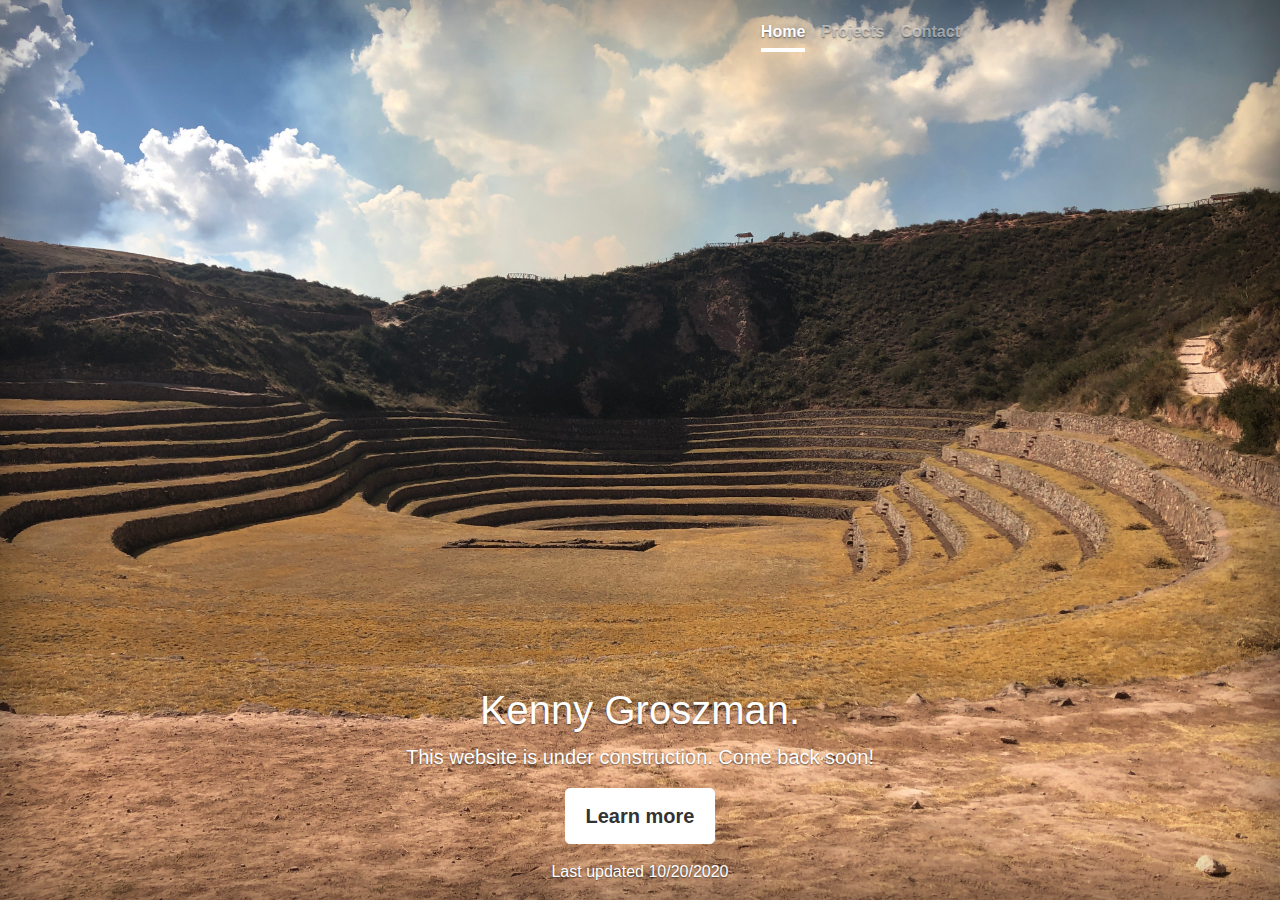
<file: index.html>
<!doctype html>
<html lang="en">

<head>
  <meta charset="utf-8">
  <meta name="viewport" content="width=device-width, initial-scale=1, shrink-to-fit=no">
  <meta name="description" content="">
  <meta name="author" content="Kenny Groszman">
  <meta name="generator" content="Jekyll v4.0.1">
  <title>Kenny Groszman - Home</title>

  <!-- Bootstrap core CSS -->
  <link href="https://stackpath.bootstrapcdn.com/bootstrap/4.5.0/css/bootstrap.min.css" rel="stylesheet">

  <style>
    .bd-placeholder-img {
      font-size: 1.125rem;
      text-anchor: middle;
      -webkit-user-select: none;
      -moz-user-select: none;
      -ms-user-select: none;
      user-select: none;
    }

    @media (min-width: 768px) {
      .bd-placeholder-img-lg {
        font-size: 3.5rem;
      }
    }
  </style>
  <!-- Custom styles for this template -->
  <link href="cover.css" rel="stylesheet">
</head>

<body class="text-center">
  <div class="cover-container d-flex w-100 h-100 p-3 mx-auto flex-column">
    <header class="masthead mb-auto">
      <div class="inner">
        <!--<h3 class="masthead-brand">Cover</h3>-->
        <nav class="nav nav-masthead justify-content-center">
          <a class="nav-link active" href="index.html">Home</a>
          <a class="nav-link" href="projects.html">Projects</a>
          <a class="nav-link" href="contact.html">Contact</a>
        </nav>
      </div>
    </header>

    <main role="main" class="inner cover">
      <h1 class="cover-heading">Kenny Groszman.</h1>
      <p class="lead">This website is under construction. Come back soon!</p>
      <p class="lead">
        <a href="https://www.linkedin.com/in/kenny-groszman/" class="btn btn-lg btn-secondary">Learn more</a>
      </p>
    </main>

    <footer>Last updated 10/20/2020</footer>

  </div>
</body>

</html>
</file>
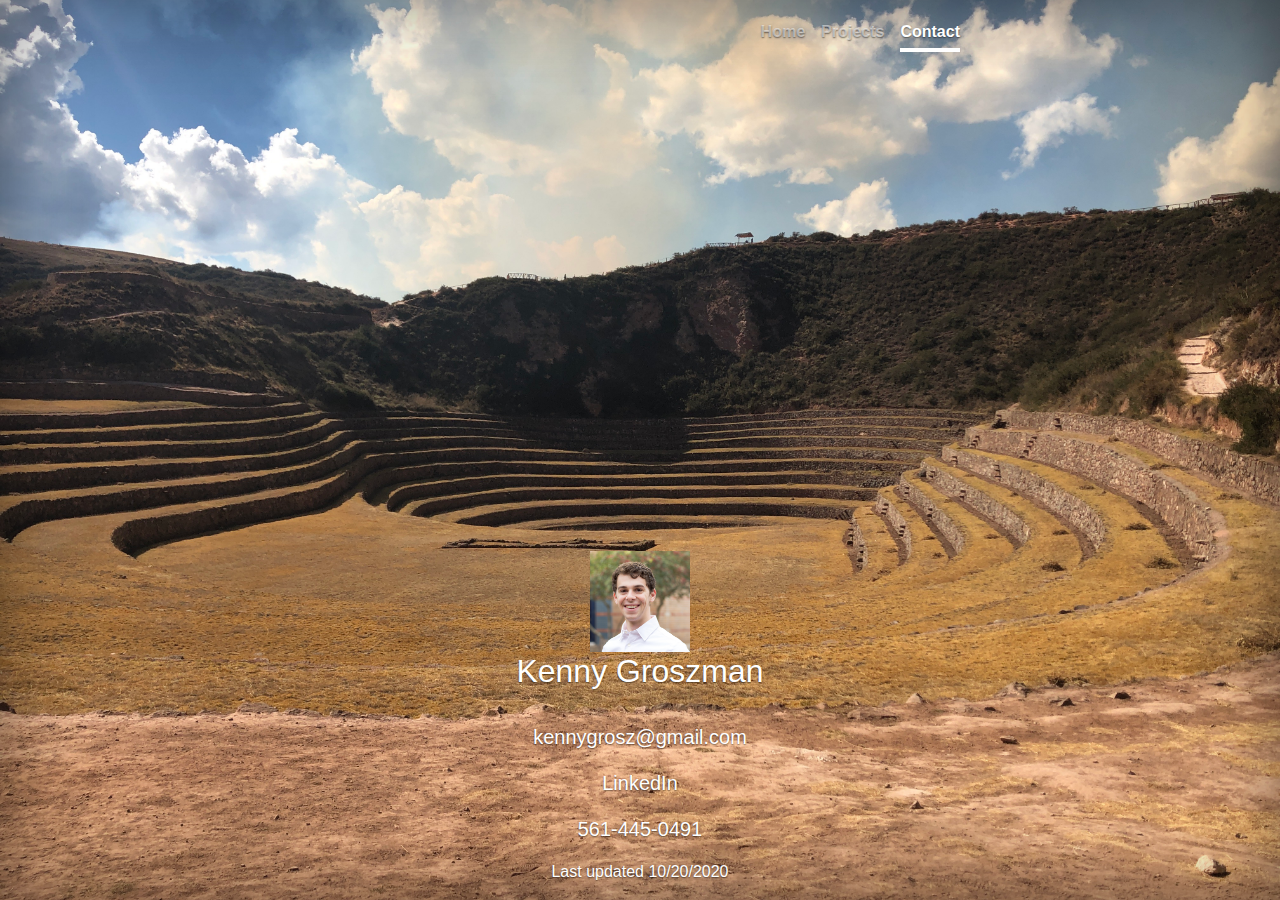
<file: contact.html>
<!doctype html>
<html lang="en">
  <head>
    <meta charset="utf-8">
    <meta name="viewport" content="width=device-width, initial-scale=1, shrink-to-fit=no">
    <meta name="description" content="">
    <meta name="author" content="Kenny Groszman">
    <meta name="generator" content="Jekyll v4.0.1">
    <title>Kenny Groszman - Contact Information</title>

    <!-- Bootstrap core CSS -->
    <link href="https://stackpath.bootstrapcdn.com/bootstrap/4.5.0/css/bootstrap.min.css" rel="stylesheet">

    <style>
      .bd-placeholder-img {
        font-size: 1.125rem;
        text-anchor: middle;
        -webkit-user-select: none;
        -moz-user-select: none;
        -ms-user-select: none;
        user-select: none;
      }

      @media (min-width: 768px) {
        .bd-placeholder-img-lg {
          font-size: 3.5rem;
        }
      }
    </style>
    <!-- Custom styles for this template -->
    <link href="cover.css" rel="stylesheet">
  </head>
  <body class="text-center">
    <div class="cover-container d-flex w-100 h-100 p-3 mx-auto flex-column">
  <header class="masthead mb-auto">
    <div class="inner">
      <!--<h3 class="masthead-brand">Cover</h3>-->
      <nav class="nav nav-masthead justify-content-center">
        <a class="nav-link" href="index.html">Home</a>
        <a class="nav-link" href="projects.html">Projects</a>
        <a class="nav-link active" href="contact.html">Contact</a>
      </nav>
    </div>
  </header>


  <main role="main" class="inner cover">
    <img src="KennyGroszman2.jpg" width="100px" alt="headshot" border="5">
    <h2 class="cover-heading">Kenny Groszman</h2>
    <br>
    <p class="lead"><a href="mailto:kennygrosz@gmail.com" target="_blank">kennygrosz@gmail.com</a> </p>
    <p class="lead"><a href="https://www.linkedin.com/in/kenny-groszman/" target="_blank">LinkedIn</a> </p>
    <p class="lead">561-445-0491</p>
  </main>

<footer>Last updated 10/20/2020</footer>
</div>
</body>
</html>
</file>
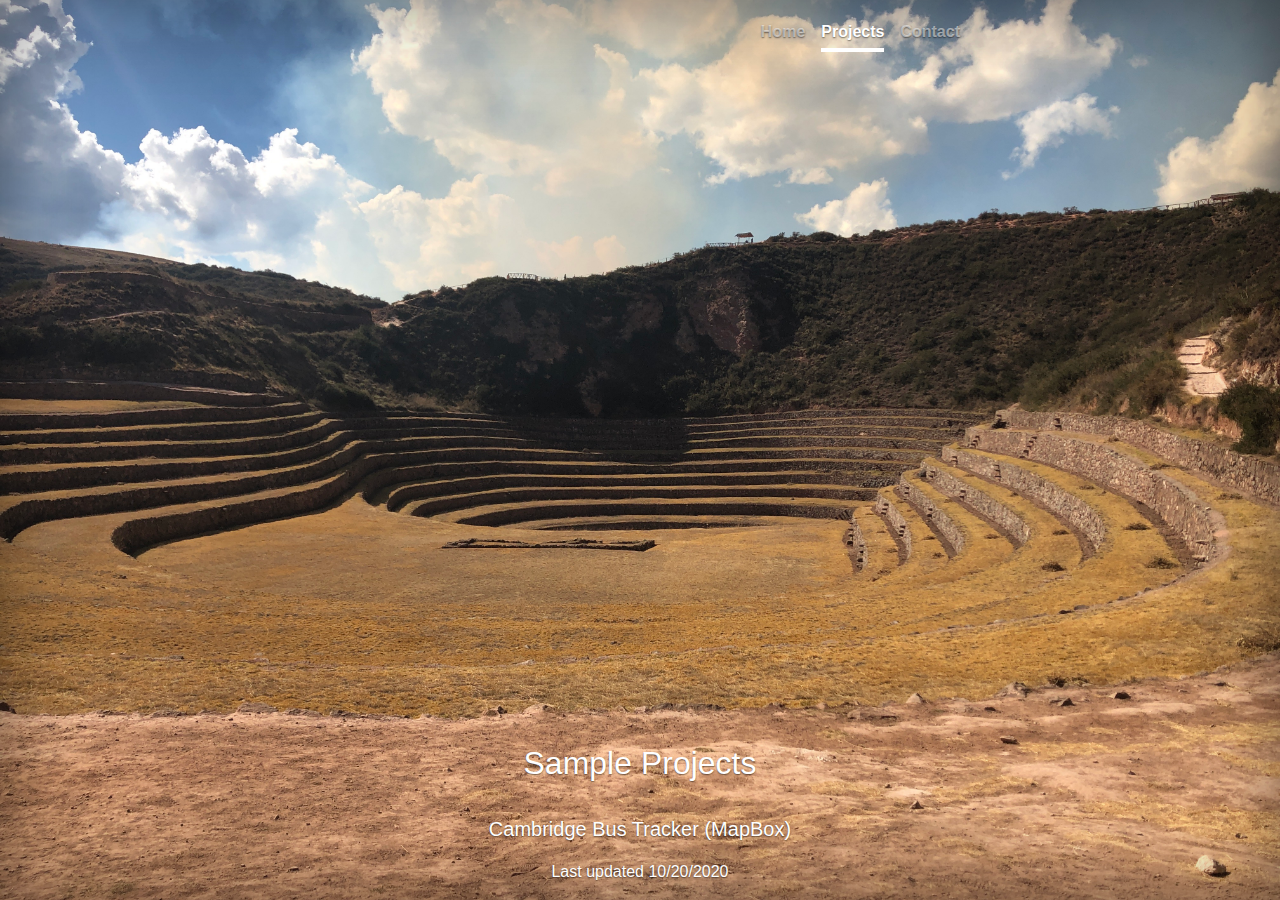
<file: projects.html>
<!doctype html>
<html lang="en">
  <head>
    <meta charset="utf-8">
    <meta name="viewport" content="width=device-width, initial-scale=1, shrink-to-fit=no">
    <meta name="description" content="">
    <meta name="author" content="Kenny Groszman">
    <meta name="generator" content="Jekyll v4.0.1">
    <title>Kenny Groszman - Projects</title>

    <!-- Bootstrap core CSS -->
    <link href="https://stackpath.bootstrapcdn.com/bootstrap/4.5.0/css/bootstrap.min.css" rel="stylesheet">

    <style>
      .bd-placeholder-img {
        font-size: 1.125rem;
        text-anchor: middle;
        -webkit-user-select: none;
        -moz-user-select: none;
        -ms-user-select: none;
        user-select: none;
      }

      @media (min-width: 768px) {
        .bd-placeholder-img-lg {
          font-size: 3.5rem;
        }
      }
    </style>
    <!-- Custom styles for this template -->
    <link href="cover.css" rel="stylesheet">
  </head>

  <body class="text-center">
    <div class="cover-container d-flex w-100 h-100 p-3 mx-auto flex-column">
      <header class="masthead mb-auto">
        <div class="inner">
          <!--<h3 class="masthead-brand">Cover</h3>-->
          <nav class="nav nav-masthead justify-content-center">
            <a class="nav-link" href="index.html">Home</a>
            <a class="nav-link active" href="projects.html">Projects</a>
            <a class="nav-link" href="contact.html">Contact</a>
          </nav>
        </div>
      </header>


      <main role="main" class="inner cover">
        <h2 class="cover-heading">Sample Projects</h2>
        <br>
        
        <p class="lead" ><a href="projects/bustracker.html">Cambridge Bus Tracker (MapBox)</a> </p>    

      </main>
      
      <footer>Last updated 10/20/2020</footer>

    </div>

  </body>
</html>
</file>
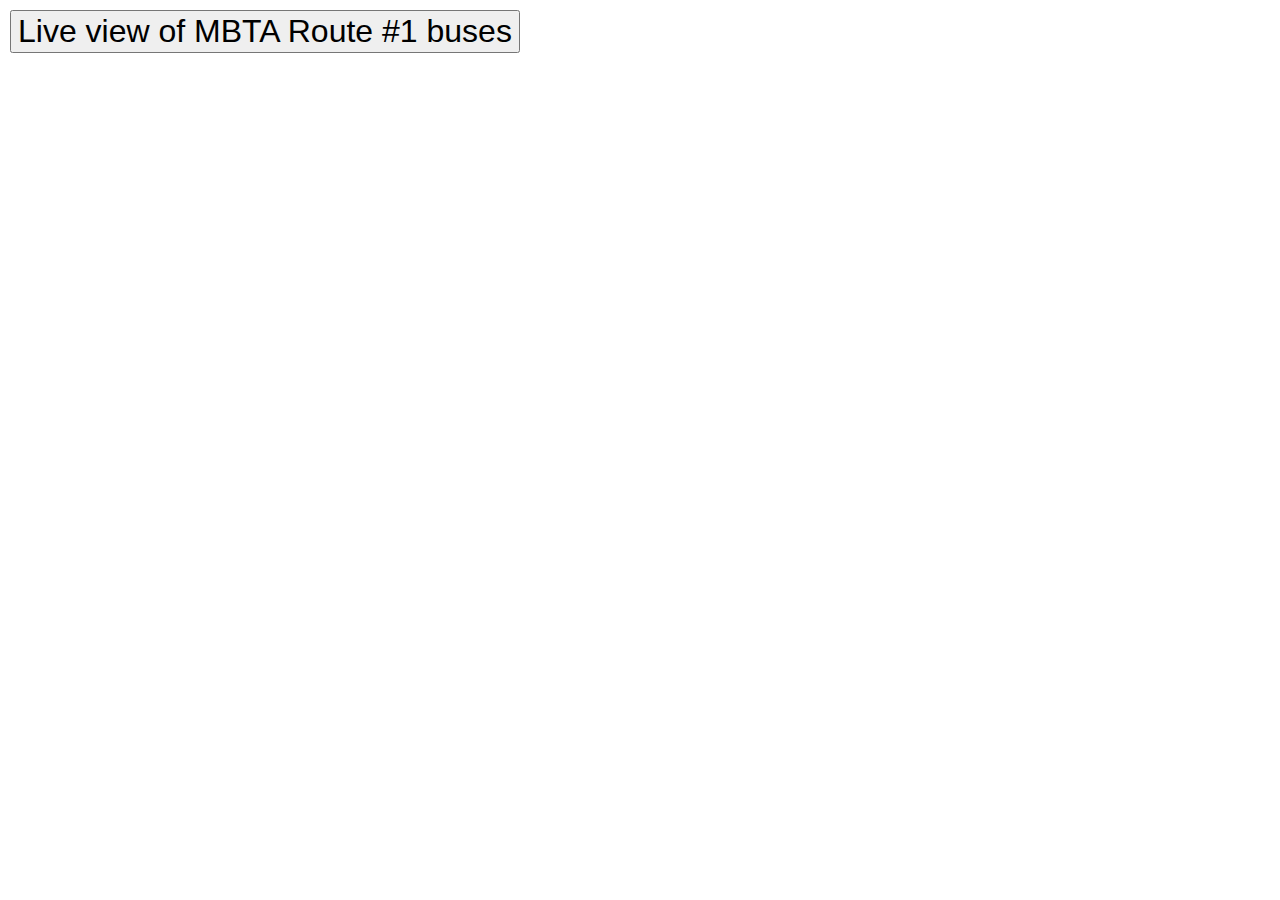
<file: projects/bustracker.html>
<!DOCTYPE html>
<html lang="en">
<head>
    <meta charset="UTF-8">
    <title>Map</title>
    <script src="https://api.mapbox.com/mapbox-gl-js/v1.11.0/mapbox-gl.js"></script>
    <link href="https://api.mapbox.com/mapbox-gl-js/v1.11.0/mapbox-gl.css" rel="stylesheet" />
    <style>
        body { margin: 0; padding: 0;}
        #map { position: absolute ; top: 0; bottom: 0; width: 100%;}
        .map-overlay{
            position:absolute;
            left:0;
            padding:10px;
        }
    </style>
</head>
<body>
    <div id="map"  text-align:"center"></div>

    <div class="map-overlay top">
        <button  style = "font-size: 2em;">
            Live view of MBTA Route #1 buses
        </button>
    </div>

<script>
    mapboxgl.accessToken = 'pk.eyJ1Ijoia2Vubnlncm9zejEiLCJhIjoiY2tmY2syaHdhMDIycDJ6cnFyZTBpOWFoMyJ9.fI3glWrrdzyAgF9Wss5psA'

    const map = new mapboxgl.Map({
        container: 'map',
        style: 'mapbox://styles/mapbox/streets-v11',
        center: [-71.091542, 42.358862],
        zoom: 12
    });


    async function run(){
        const locations = await getBusLocations();
        console.log(new Date());
        console.log(locations);

        // delete current markers

        var busMarkers = [];

        for (let i=0; i<locations.length; i++){
            if (locations[i].attributes.current_stop_sequence !== null){
                printMarker(busMarkers,[locations[i].attributes.longitude, locations[i].attributes.latitude],locations[i].attributes.label);
            }
        }
        
        

        // timer
        setTimeout(() =>{
            if (busMarkers!==null) {
            for (let i = busMarkers.length - 1; i >= 0; i--) {
                busMarkers[i].remove();}}
            run()}, 15000)  
    }

    async function getBusLocations(){
        const url = "https://api-v3.mbta.com/vehicles?filter[route]=1&include=trip";
        const response = await fetch(url);
        const json = await response.json();
        return json.data;
    }


    async function printMarker(busMarkers,LatLong, id){
        var popup = new mapboxgl.Popup()
            .setText("Bus ID: " + id.toString());
        var marker = new mapboxgl.Marker()
            .setLngLat(LatLong)
            .setPopup(popup)
            .addTo(map);
        busMarkers.push(marker)
    }



    run();

        

</script>
</body>
</html>
</file>
<file: cover.css>
/*
 * Globals
 */

/* Links */
a,
a:focus,
a:hover {
  color: #fff;
}

/* Custom default button */
.btn-secondary,
.btn-secondary:hover,
.btn-secondary:focus {
  color: #333;
  text-shadow: none; /* Prevent inheritance from `body` */
  background-color: #fff;
  border: .05rem solid #fff;
}


/*
 * Base structure
 */

html,
body {
  height: 100%;
  background-color: #333;
}

body {
  display: -ms-flexbox;
  display: flex;
  color: #fff;
  text-shadow: 0 .05rem .1rem rgba(0, 0, 0, .5);
  box-shadow: inset 0 0 5rem rgba(0, 0, 0, .5);
  /*
      ----------------------------------
              UPDATE IMAGE BELOW
      ----------------------------------
  */

   /*
  background: url('pictures/peru2.JPG') no-repeat center center fixed; 
  */ 
  background: url('https://kennygrosz.github.io/pictures/peru2.JPG') no-repeat center center fixed;  

  -webkit-background-size: cover;
  -moz-background-size: cover;
  background-size: cover;
  -o-background-size: cover;

}

.cover-container {
  max-width: 42em;
}


/*
 * Header
 */
.masthead {
  margin-bottom: 2rem;
}

.masthead-brand {
  margin-bottom: 0;
}

.nav-masthead .nav-link {
  padding: .25rem 0;
  font-weight: 700;
  color: rgba(255, 255, 255, .5);
  background-color: transparent;
  border-bottom: .25rem solid transparent;
}

.nav-masthead .nav-link:hover,
.nav-masthead .nav-link:focus {
  border-bottom-color: rgba(255, 255, 255, .25);
}

.nav-masthead .nav-link + .nav-link {
  margin-left: 1rem;
}

.nav-masthead .active {
  color: #fff;
  border-bottom-color: #fff;
}

@media (min-width: 48em) {
  .masthead-brand {
    float: left;
  }
  .nav-masthead {
    float: right;
  }
}


/*
 * Cover
 */
.cover {
  padding: 0 1.5rem;
}
.cover .btn-lg {
  padding: .75rem 1.25rem;
  font-weight: 700;
}


/*
 * Footer
 */
.mastfoot {
  color: rgba(255, 255, 255, .5);
}
</file>
